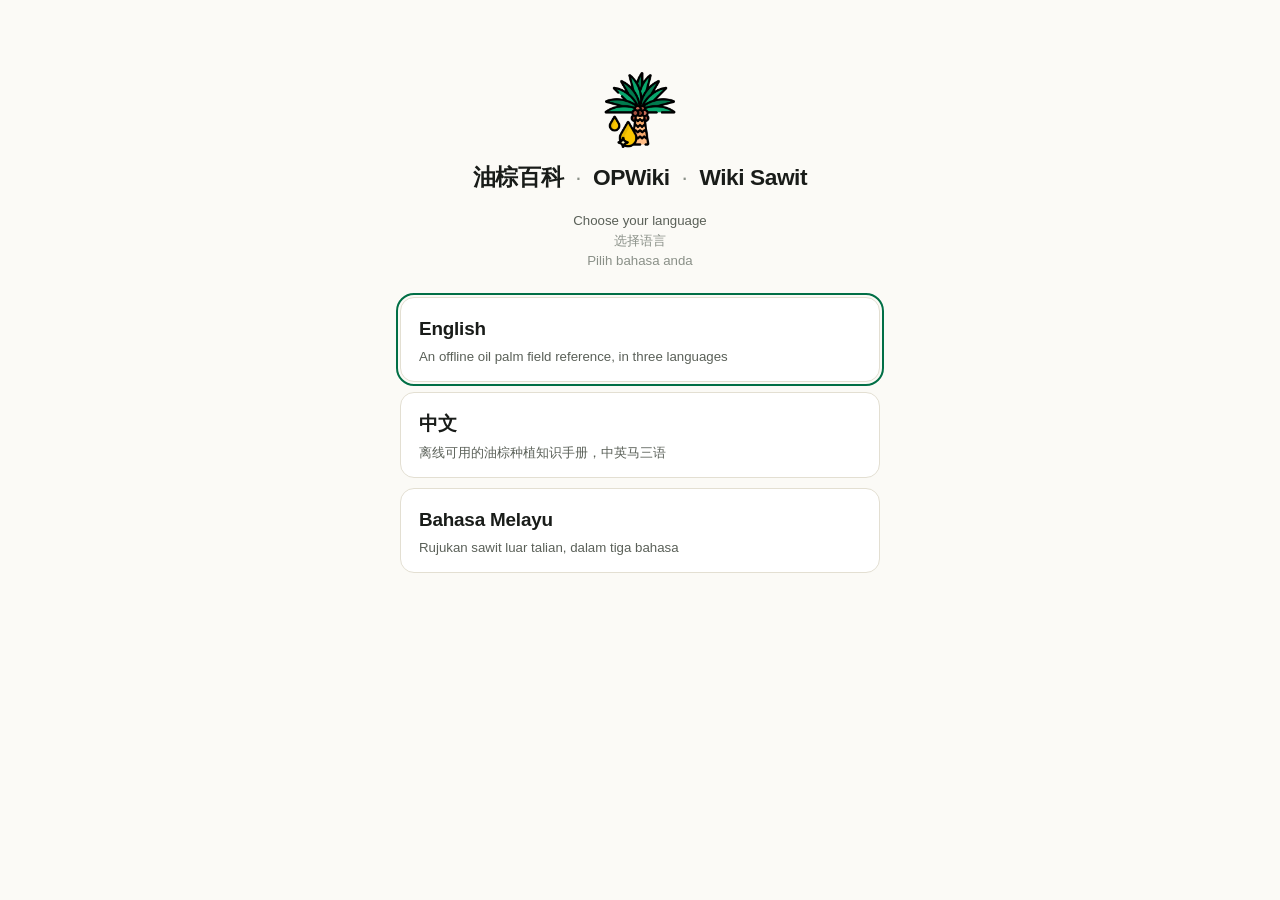
<file: index.html>
<!doctype html>
<html lang="en" data-theme="auto">
<head>
<meta charset="utf-8">
<meta name="viewport" content="width=device-width, initial-scale=1, viewport-fit=cover">
<title>油棕百科 · OPWiki · Wiki Sawit</title>
<meta name="description" content="Offline trilingual oil palm reference — 油棕百科 / OPWiki / Wiki Sawit">
<meta name="theme-color" content="#FBFAF6" media="(prefers-color-scheme: light)">
<meta name="theme-color" content="#0F1412" media="(prefers-color-scheme: dark)">
<meta name="color-scheme" content="light dark">

<link rel="manifest" href="manifest.webmanifest">
<link rel="icon" href="favicon.ico" sizes="any">
<link rel="icon" href="icons/favicon-32.png" type="image/png" sizes="32x32">
<link rel="apple-touch-icon" href="icons/apple-touch-icon-180.png">
<meta name="apple-mobile-web-app-capable" content="yes">
<meta name="apple-mobile-web-app-status-bar-style" content="default">
<meta name="apple-mobile-web-app-title" content="OPWiki">

<!-- iOS launch images. Safari needs an exact match on device size and pixel
     ratio, so every supported device gets its own line, in both themes.
     Generated by tools/make-icons.py; regenerate both together. -->
<!-- light -->
<link rel="apple-touch-startup-image" media="(prefers-color-scheme: light) and (device-width: 430px) and (device-height: 932px) and (-webkit-device-pixel-ratio: 3) and (orientation: portrait)" href="icons/splash/1290x2796-light.png">
<link rel="apple-touch-startup-image" media="(prefers-color-scheme: light) and (device-width: 393px) and (device-height: 852px) and (-webkit-device-pixel-ratio: 3) and (orientation: portrait)" href="icons/splash/1179x2556-light.png">
<link rel="apple-touch-startup-image" media="(prefers-color-scheme: light) and (device-width: 428px) and (device-height: 926px) and (-webkit-device-pixel-ratio: 3) and (orientation: portrait)" href="icons/splash/1284x2778-light.png">
<link rel="apple-touch-startup-image" media="(prefers-color-scheme: light) and (device-width: 390px) and (device-height: 844px) and (-webkit-device-pixel-ratio: 3) and (orientation: portrait)" href="icons/splash/1170x2532-light.png">
<link rel="apple-touch-startup-image" media="(prefers-color-scheme: light) and (device-width: 375px) and (device-height: 812px) and (-webkit-device-pixel-ratio: 3) and (orientation: portrait)" href="icons/splash/1125x2436-light.png">
<link rel="apple-touch-startup-image" media="(prefers-color-scheme: light) and (device-width: 414px) and (device-height: 896px) and (-webkit-device-pixel-ratio: 3) and (orientation: portrait)" href="icons/splash/1242x2688-light.png">
<link rel="apple-touch-startup-image" media="(prefers-color-scheme: light) and (device-width: 414px) and (device-height: 896px) and (-webkit-device-pixel-ratio: 2) and (orientation: portrait)" href="icons/splash/828x1792-light.png">
<link rel="apple-touch-startup-image" media="(prefers-color-scheme: light) and (device-width: 375px) and (device-height: 667px) and (-webkit-device-pixel-ratio: 2) and (orientation: portrait)" href="icons/splash/750x1334-light.png">
<link rel="apple-touch-startup-image" media="(prefers-color-scheme: light) and (device-width: 768px) and (device-height: 1024px) and (-webkit-device-pixel-ratio: 2) and (orientation: portrait)" href="icons/splash/1536x2048-light.png">
<link rel="apple-touch-startup-image" media="(prefers-color-scheme: light) and (device-width: 834px) and (device-height: 1194px) and (-webkit-device-pixel-ratio: 2) and (orientation: portrait)" href="icons/splash/1668x2388-light.png">
<link rel="apple-touch-startup-image" media="(prefers-color-scheme: light) and (device-width: 1024px) and (device-height: 1366px) and (-webkit-device-pixel-ratio: 2) and (orientation: portrait)" href="icons/splash/2048x2732-light.png">
<!-- dark -->
<link rel="apple-touch-startup-image" media="(prefers-color-scheme: dark) and (device-width: 430px) and (device-height: 932px) and (-webkit-device-pixel-ratio: 3) and (orientation: portrait)" href="icons/splash/1290x2796-dark.png">
<link rel="apple-touch-startup-image" media="(prefers-color-scheme: dark) and (device-width: 393px) and (device-height: 852px) and (-webkit-device-pixel-ratio: 3) and (orientation: portrait)" href="icons/splash/1179x2556-dark.png">
<link rel="apple-touch-startup-image" media="(prefers-color-scheme: dark) and (device-width: 428px) and (device-height: 926px) and (-webkit-device-pixel-ratio: 3) and (orientation: portrait)" href="icons/splash/1284x2778-dark.png">
<link rel="apple-touch-startup-image" media="(prefers-color-scheme: dark) and (device-width: 390px) and (device-height: 844px) and (-webkit-device-pixel-ratio: 3) and (orientation: portrait)" href="icons/splash/1170x2532-dark.png">
<link rel="apple-touch-startup-image" media="(prefers-color-scheme: dark) and (device-width: 375px) and (device-height: 812px) and (-webkit-device-pixel-ratio: 3) and (orientation: portrait)" href="icons/splash/1125x2436-dark.png">
<link rel="apple-touch-startup-image" media="(prefers-color-scheme: dark) and (device-width: 414px) and (device-height: 896px) and (-webkit-device-pixel-ratio: 3) and (orientation: portrait)" href="icons/splash/1242x2688-dark.png">
<link rel="apple-touch-startup-image" media="(prefers-color-scheme: dark) and (device-width: 414px) and (device-height: 896px) and (-webkit-device-pixel-ratio: 2) and (orientation: portrait)" href="icons/splash/828x1792-dark.png">
<link rel="apple-touch-startup-image" media="(prefers-color-scheme: dark) and (device-width: 375px) and (device-height: 667px) and (-webkit-device-pixel-ratio: 2) and (orientation: portrait)" href="icons/splash/750x1334-dark.png">
<link rel="apple-touch-startup-image" media="(prefers-color-scheme: dark) and (device-width: 768px) and (device-height: 1024px) and (-webkit-device-pixel-ratio: 2) and (orientation: portrait)" href="icons/splash/1536x2048-dark.png">
<link rel="apple-touch-startup-image" media="(prefers-color-scheme: dark) and (device-width: 834px) and (device-height: 1194px) and (-webkit-device-pixel-ratio: 2) and (orientation: portrait)" href="icons/splash/1668x2388-dark.png">
<link rel="apple-touch-startup-image" media="(prefers-color-scheme: dark) and (device-width: 1024px) and (device-height: 1366px) and (-webkit-device-pixel-ratio: 2) and (orientation: portrait)" href="icons/splash/2048x2732-dark.png">

<link rel="stylesheet" href="css/app.css">
<link rel="stylesheet" href="css/reader.css">

<!-- Applied before first paint, so a dark-mode reader never sees a white flash
     and a returning reader never sees the language picker appear and vanish.
     Onboarding is assumed until storage proves otherwise: if reading it fails,
     showing the picker is the right fallback. -->
<script>
(function () {
  var r = document.documentElement;
  r.dataset.onboarding = 'on';
  try {
    var p = JSON.parse(localStorage.getItem('opwiki.prefs') || '{}');
    if (p.theme) r.dataset.theme = p.theme;
    var dark = p.theme === 'dark' || (p.theme !== 'light' && window.matchMedia && matchMedia('(prefers-color-scheme: dark)').matches);
    var looks = dark ? ['midnight', 'oled', 'slate', 'grape'] : ['classic', 'paper', 'mint', 'lavender'];
    var look = dark ? p.darkTheme : p.lightTheme;
    r.dataset.palette = looks.indexOf(look) >= 0 ? look : looks[0];
    r.lang = p.lang || 'en';
    if (p.fontScale) r.style.setProperty('--font-scale', p.fontScale);
    if (p.fontScale >= 1.3) r.dataset.wide = 'on';
    if (p.langChosen === true) delete r.dataset.onboarding;
  } catch (e) { /* private mode: defaults, and the picker shows */ }
})();
</script>
</head>
<body>

<a class="skip-link" href="#main" data-i18n="skipToContent">跳到正文</a>

<header class="appbar">
  <button class="appbar__brand" id="btn-home" type="button">
    <img class="appbar__mark" src="icons/icon-192.png" alt="" width="28" height="28" decoding="async">
    <span class="appbar__name" id="app-name">油棕百科</span>
  </button>

  <nav class="appbar__tools" aria-label="App controls">
    <button class="iconbtn" id="btn-search" type="button" data-i18n-label="search">
      <svg viewBox="0 0 24 24" aria-hidden="true"><circle cx="11" cy="11" r="6.5"/><path d="M16 16l4.5 4.5"/></svg>
    </button>

  </nav>
</header>

<main id="main" class="main" tabindex="-1"></main>

<!-- Bottom navigation: everything the thumb needs, where the thumb is. -->
<nav class="bottomnav" id="bottomnav" data-i18n-label="menu">
  <button type="button" data-nav="home"><svg viewBox="0 0 24 24" aria-hidden="true"><path d="M4 6h16M4 12h16M4 18h11"/></svg><span data-i18n="contents">目录</span></button>
  <button type="button" data-nav="listen"><svg viewBox="0 0 24 24" aria-hidden="true"><path d="M4 9v6h4l5 4V5L8 9z"/><path d="M16.5 8.5a5 5 0 0 1 0 7M19 6a8.5 8.5 0 0 1 0 12"/></svg><span id="nav-listen" data-i18n="readAloud">朗读</span></button>
  <button type="button" data-nav="notes"><svg viewBox="0 0 24 24" aria-hidden="true"><path d="M4 20h4l10-10-4-4L4 16z"/><path d="M13.5 6.5l4 4"/></svg><span data-i18n="notes">笔记</span></button>
  <button type="button" data-nav="bookmarks"><svg viewBox="0 0 24 24" aria-hidden="true"><path d="M6 3h12v18l-6-4-6 4z"/></svg><span data-i18n="bookmarks">书签</span></button>
  <button type="button" data-nav="settings"><svg viewBox="0 0 24 24" aria-hidden="true"><circle cx="12" cy="12" r="3"/><path d="M19.4 15a1.7 1.7 0 0 0 .3 1.8l.1.1a2 2 0 1 1-2.8 2.8l-.1-.1a1.7 1.7 0 0 0-1.8-.3 1.7 1.7 0 0 0-1 1.5V21a2 2 0 1 1-4 0v-.1a1.7 1.7 0 0 0-1.1-1.5 1.7 1.7 0 0 0-1.8.3l-.1.1a2 2 0 1 1-2.8-2.8l.1-.1a1.7 1.7 0 0 0 .3-1.8 1.7 1.7 0 0 0-1.5-1H3a2 2 0 1 1 0-4h.1a1.7 1.7 0 0 0 1.5-1.1 1.7 1.7 0 0 0-.3-1.8l-.1-.1a2 2 0 1 1 2.8-2.8l.1.1a1.7 1.7 0 0 0 1.8.3H9a1.7 1.7 0 0 0 1-1.5V3a2 2 0 1 1 4 0v.1a1.7 1.7 0 0 0 1 1.5 1.7 1.7 0 0 0 1.8-.3l.1-.1a2 2 0 1 1 2.8 2.8l-.1.1a1.7 1.7 0 0 0-.3 1.8V9a1.7 1.7 0 0 0 1.5 1H21a2 2 0 1 1 0 4h-.1a1.7 1.7 0 0 0-1.5 1z"/></svg><span data-i18n="settings">设置</span></button>
</nav>

<div class="toast" id="toast" role="status" aria-live="polite" hidden></div>

<script src="js/whatsnew.js"></script>
<script src="js/reader.js"></script>
<script type="module" src="js/app.js"></script>
</body>
</html>
</file>
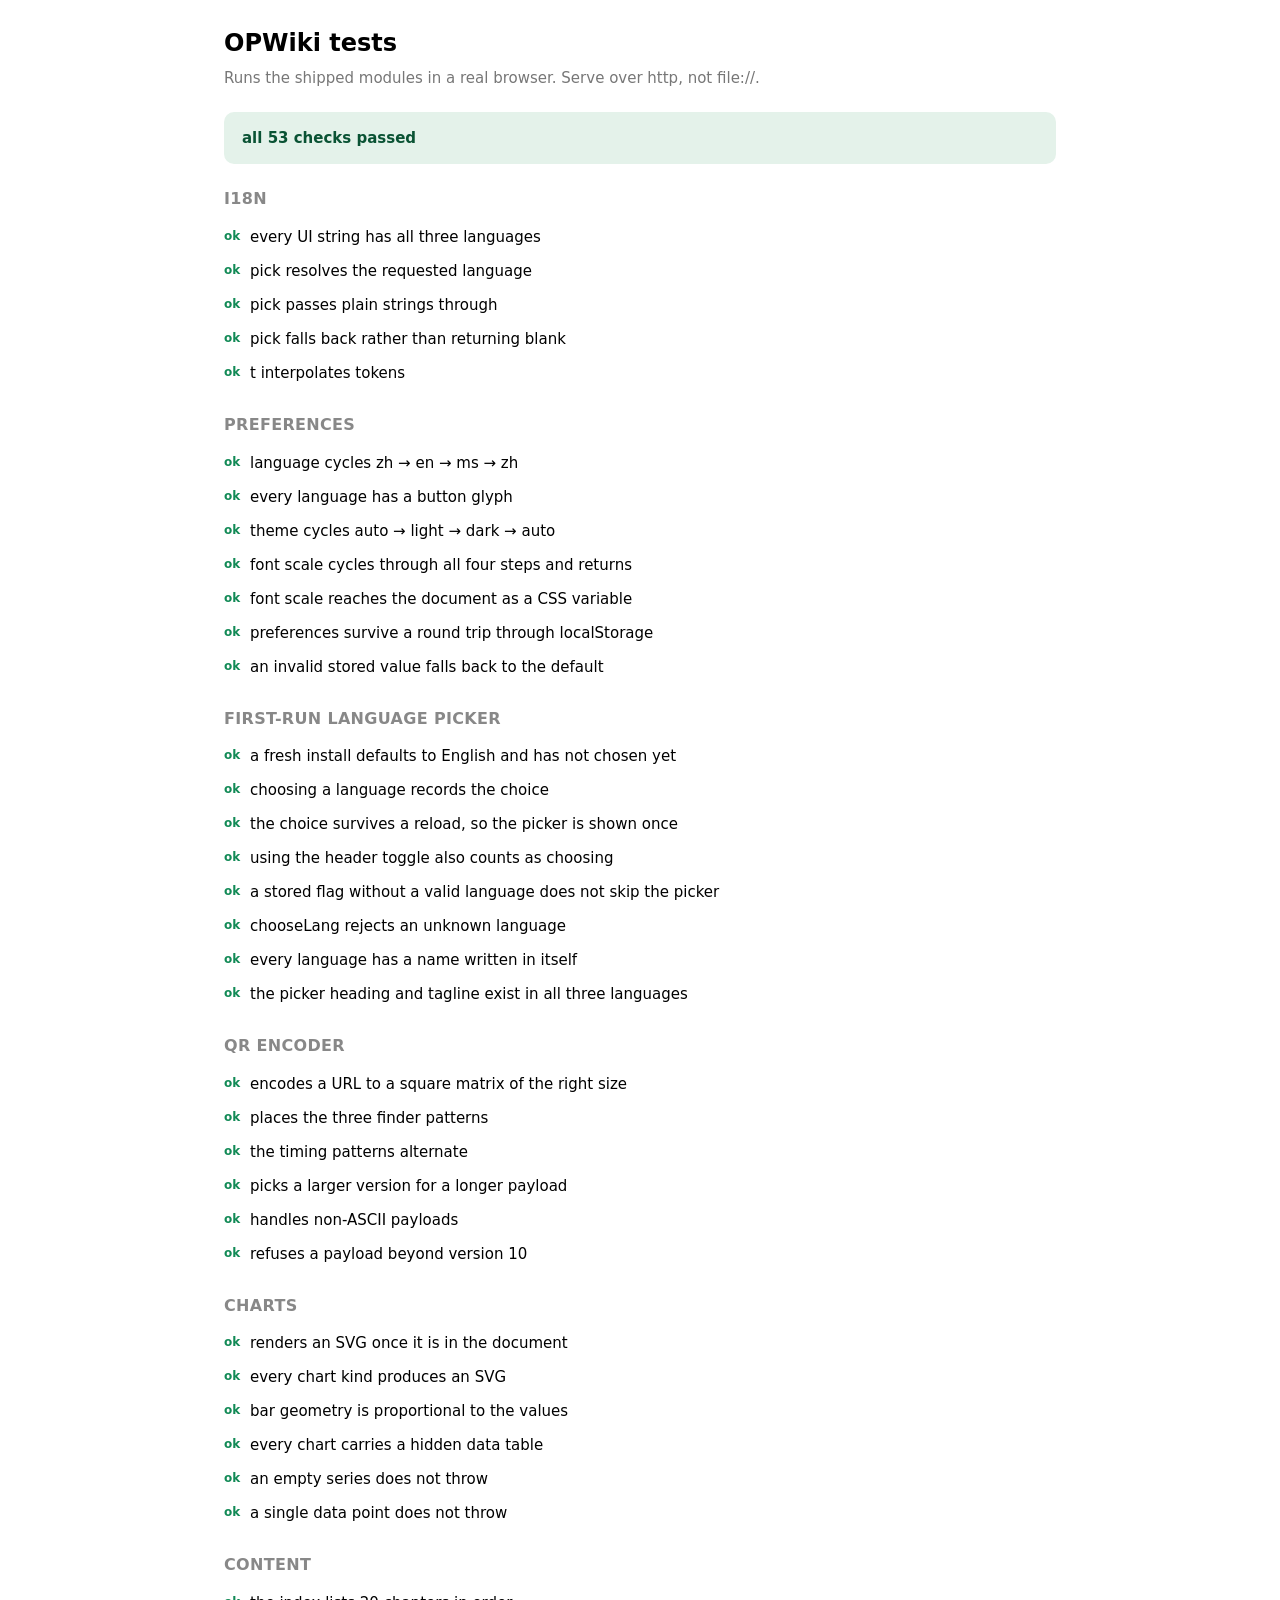
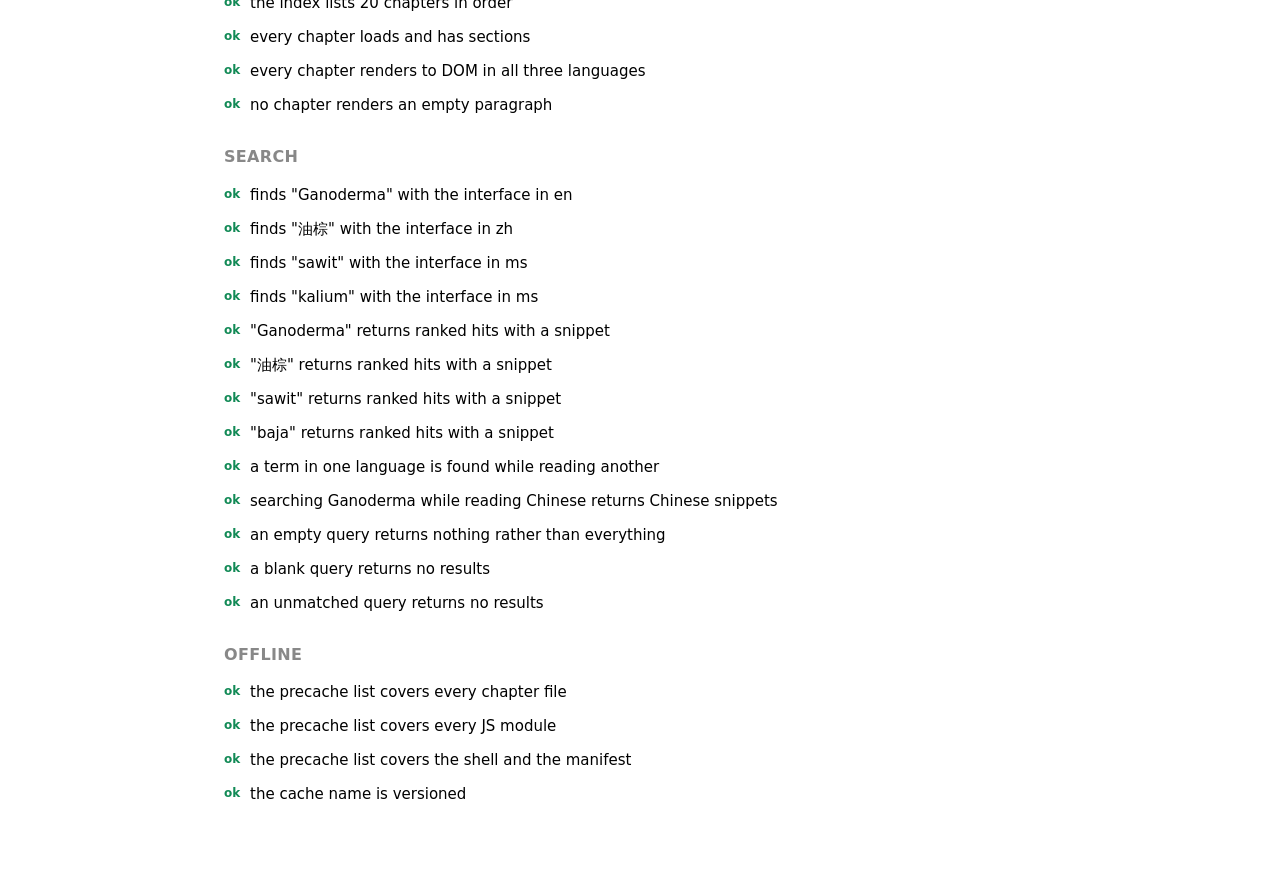
<file: tests/index.html>
<!doctype html>
<html lang="en">
<head>
<meta charset="utf-8">
<meta name="viewport" content="width=device-width, initial-scale=1">
<title>OPWiki tests</title>
<style>
  :root { color-scheme: light dark; }
  body {
    margin: 0; padding: 24px 20px 60px;
    font: 15px/1.6 -apple-system, BlinkMacSystemFont, "Segoe UI", system-ui, sans-serif;
    max-width: 52rem; margin-inline: auto;
  }
  h1 { font-size: 1.5rem; margin: 0 0 4px; }
  .sub { color: #777; margin: 0 0 22px; }
  #summary { padding: 14px 18px; border-radius: 10px; font-weight: 650; margin-bottom: 20px; }
  .pass { background: #E4F2EA; color: #0A5334; }
  .fail { background: #FCE4E4; color: #7A1E1E; }
  @media (prefers-color-scheme: dark) {
    .pass { background: #123026; color: #7BE6B4; }
    .fail { background: #3A1414; color: #FF9A9A; }
  }
  h2 { font-size: 1rem; margin: 22px 0 8px; letter-spacing: .02em; text-transform: uppercase;
       color: #888; font-weight: 700; }
  li { list-style: none; padding: 5px 0 5px 26px; position: relative; }
  li::before { position: absolute; left: 0; font-weight: 700; }
  li.ok::before { content: "ok"; color: #128A56; font-size: .8em; top: 7px; }
  li.no::before { content: "✗"; color: #C33; }
  li.no { color: #C33; }
  ul { padding: 0; margin: 0; }
  code { font-family: ui-monospace, Menlo, monospace; font-size: .92em; }
</style>
</head>
<body>
<h1>OPWiki tests</h1>
<p class="sub">Runs the shipped modules in a real browser. Serve over http, not file://.</p>
<div id="summary">running…</div>
<div id="out"></div>

<script type="module">
import * as prefs from '../js/prefs.js';
import { pick, t, UI, LANG_GLYPH, LANG_NATIVE } from '../js/i18n.js';
import { encode } from '../js/qrcode.js';
import { render as renderChart } from '../js/charts.js';
import { loadIndex, loadChapter, renderSections } from '../js/content.js';
import { search } from '../js/search.js';

const out = document.getElementById('out');
let passed = 0, failed = 0, group;

function section(name) {
  const h = document.createElement('h2');
  h.textContent = name;
  group = document.createElement('ul');
  out.append(h, group);
}

function check(name, fn) {
  const li = document.createElement('li');
  li.textContent = name;
  try {
    const r = fn();
    if (r === false) throw new Error('returned false');
    li.className = 'ok';
    passed++;
  } catch (e) {
    li.className = 'no';
    li.textContent = `${name} — ${e.message}`;
    failed++;
  }
  group.append(li);
}

const eq = (a, b, what = '') => {
  if (a !== b) throw new Error(`${what}expected ${JSON.stringify(b)}, got ${JSON.stringify(a)}`);
};

/* --- i18n ---------------------------------------------------------------- */

section('i18n');
prefs.init();

check('every UI string has all three languages', () => {
  const missing = [];
  for (const [key, val] of Object.entries(UI)) {
    for (const l of ['zh', 'en', 'ms']) {
      if (!val[l]) missing.push(`${key}.${l}`);
    }
  }
  if (missing.length) throw new Error(`missing: ${missing.join(', ')}`);
});

check('pick resolves the requested language', () => {
  eq(pick({ zh: 'a', en: 'b', ms: 'c' }, 'ms'), 'c');
});

check('pick passes plain strings through', () => eq(pick('7'), '7'));

check('pick falls back rather than returning blank', () => {
  eq(pick({ en: 'only english' }, 'ms'), 'only english');
});

check('t interpolates tokens', () => {
  const s = t('chapter', { n: 5 });
  if (!s.includes('5')) throw new Error(`no token substituted: ${s}`);
});

/* --- prefs --------------------------------------------------------------- */

section('preferences');

check('language cycles zh → en → ms → zh', () => {
  while (prefs.get().lang !== 'zh') prefs.cycleLang();
  eq(prefs.cycleLang(), 'en', 'first: ');
  eq(prefs.cycleLang(), 'ms', 'second: ');
  eq(prefs.cycleLang(), 'zh', 'third: ');
});

check('every language has a button glyph', () => {
  for (const l of prefs.LANGS) if (!LANG_GLYPH[l]) throw new Error(`no glyph for ${l}`);
});

check('theme cycles auto → light → dark → auto', () => {
  while (prefs.get().theme !== 'auto') prefs.cycleTheme();
  eq(prefs.cycleTheme(), 'light');
  eq(prefs.cycleTheme(), 'dark');
  eq(prefs.cycleTheme(), 'auto');
});

check('font scale cycles through all four steps and returns', () => {
  while (prefs.get().fontScale !== 1) prefs.cycleFontScale();
  const seen = [1];
  for (let i = 0; i < 4; i++) seen.push(prefs.cycleFontScale());
  eq(JSON.stringify(seen), JSON.stringify([1, 1.15, 1.3, 1.5, 1]));
});

check('font scale reaches the document as a CSS variable', () => {
  while (prefs.get().fontScale !== 1.3) prefs.cycleFontScale();
  const v = getComputedStyle(document.documentElement).getPropertyValue('--font-scale').trim();
  eq(v, '1.3');
  eq(document.documentElement.dataset.wide, 'on', 'wide layout at 1.3: ');
  while (prefs.get().fontScale !== 1) prefs.cycleFontScale();
});

check('preferences survive a round trip through localStorage', () => {
  prefs.cycleLang();
  const before = prefs.get();
  const after = prefs.init();
  eq(after.lang, before.lang);
  while (prefs.get().lang !== 'zh') prefs.cycleLang();
});

check('an invalid stored value falls back to the default', () => {
  localStorage.setItem('opwiki.prefs', JSON.stringify({ lang: 'fr', theme: 'neon', fontScale: 9 }));
  const s = prefs.init();
  eq(s.lang, 'en', 'lang: ');
  eq(s.theme, 'auto', 'theme: ');
  eq(s.fontScale, 1, 'scale: ');
});

section('first-run language picker');

check('a fresh install defaults to English and has not chosen yet', () => {
  localStorage.removeItem('opwiki.prefs');
  const s = prefs.init();
  eq(s.lang, 'en', 'lang: ');
  eq(prefs.hasChosenLang(), false, 'chosen: ');
});

check('choosing a language records the choice', () => {
  localStorage.removeItem('opwiki.prefs');
  prefs.init();
  eq(prefs.chooseLang('ms'), 'ms');
  eq(prefs.hasChosenLang(), true, 'chosen: ');
  eq(document.documentElement.lang, 'ms', 'html lang: ');
});

check('the choice survives a reload, so the picker is shown once', () => {
  const s = prefs.init();
  eq(s.lang, 'ms', 'lang: ');
  eq(prefs.hasChosenLang(), true, 'chosen: ');
});

check('using the header toggle also counts as choosing', () => {
  localStorage.removeItem('opwiki.prefs');
  prefs.init();
  eq(prefs.hasChosenLang(), false, 'before: ');
  prefs.cycleLang();
  eq(prefs.hasChosenLang(), true, 'after: ');
});

check('a stored flag without a valid language does not skip the picker', () => {
  localStorage.setItem('opwiki.prefs', JSON.stringify({ lang: 'fr', langChosen: true }));
  prefs.init();
  eq(prefs.hasChosenLang(), false);
});

check('chooseLang rejects an unknown language', () => {
  try { prefs.chooseLang('fr'); } catch { return true; }
  throw new Error('should have thrown');
});

check('every language has a name written in itself', () => {
  for (const l of prefs.LANGS) {
    if (!LANG_NATIVE[l]) throw new Error(`no native name for ${l}`);
  }
  eq(LANG_NATIVE.ms, 'Bahasa Melayu');
});

check('the picker heading and tagline exist in all three languages', () => {
  for (const l of prefs.LANGS) {
    if (!UI.chooseLanguage[l]) throw new Error(`chooseLanguage missing ${l}`);
    if (!UI.tagline[l]) throw new Error(`tagline missing ${l}`);
    if (!UI.changeLater[l]) throw new Error(`changeLater missing ${l}`);
  }
});

/* --- QR ------------------------------------------------------------------ */

section('QR encoder');

check('encodes a URL to a square matrix of the right size', () => {
  const { size, modules, version } = encode('https://bryanwoo.github.io/opwiki/');
  eq(size, version * 4 + 17, 'size for version: ');
  eq(modules.length, size, 'rows: ');
  eq(modules[0].length, size, 'columns: ');
});

check('places the three finder patterns', () => {
  const { size, modules } = encode('https://opwiki.app/');
  // A finder is a 7x7 ring: dark border, light ring, 3x3 dark core.
  const finderAt = (ox, oy) => {
    for (let y = 0; y < 7; y++) {
      for (let x = 0; x < 7; x++) {
        const d = Math.max(Math.abs(x - 3), Math.abs(y - 3));
        const want = d === 2 ? 0 : 1;
        if (modules[oy + y][ox + x] !== want) return false;
      }
    }
    return true;
  };
  if (!finderAt(0, 0)) throw new Error('top-left finder wrong');
  if (!finderAt(size - 7, 0)) throw new Error('top-right finder wrong');
  if (!finderAt(0, size - 7)) throw new Error('bottom-left finder wrong');
});

check('the timing patterns alternate', () => {
  const { size, modules } = encode('https://opwiki.app/');
  for (let i = 8; i < size - 8; i++) {
    eq(modules[6][i], i % 2 === 0 ? 1 : 0, `row 6 at ${i}: `);
    eq(modules[i][6], i % 2 === 0 ? 1 : 0, `column 6 at ${i}: `);
  }
});

check('picks a larger version for a longer payload', () => {
  const a = encode('a').version;
  const b = encode('x'.repeat(200)).version;
  if (!(b > a)) throw new Error(`${b} is not larger than ${a}`);
});

check('handles non-ASCII payloads', () => encode('油棕百科 OPWiki Wiki Sawit').size > 0);

check('refuses a payload beyond version 10', () => {
  try {
    encode('x'.repeat(400));
  } catch {
    return true;
  }
  throw new Error('should have thrown');
});

/* --- charts -------------------------------------------------------------- */

section('charts');

const spec = {
  kind: 'hbar',
  title: { zh: '测试', en: 'Test', ms: 'Ujian' },
  source: 'test',
  x: { categories: [{ zh: '甲', en: 'A', ms: 'A' }, { zh: '乙', en: 'B', ms: 'B' }] },
  y: { unit: 't' },
  series: [{ name: { zh: '值', en: 'Value', ms: 'Nilai' }, values: [3, 6] }],
};

check('renders an SVG once it is in the document', async () => true);

await (async () => {
  const host = document.createElement('div');
  host.style.cssText = 'position:absolute;left:-9999px;width:400px';
  document.body.append(host);

  for (const kind of ['hbar', 'bar', 'line', 'stackedBar', 'donut']) {
    const fig = renderChart({ ...spec, kind });
    host.append(fig);
  }
  // Let the ResizeObserver fire. Deliberately a timer, not requestAnimationFrame:
  // a background or hidden tab never paints a frame, and these tests have to
  // pass there too.
  await new Promise(r => setTimeout(r, 80));

  check('every chart kind produces an SVG', () => {
    const svgs = host.querySelectorAll('svg');
    eq(svgs.length, 5, 'svg count: ');
    for (const s of svgs) {
      if (!s.getAttribute('viewBox')) throw new Error('an svg has no viewBox');
      if (!s.querySelector('title')) throw new Error('an svg has no <title>');
    }
  });

  check('bar geometry is proportional to the values', () => {
    const rects = [...host.querySelector('.chart').querySelectorAll('rect')];
    // hbar draws a track then a bar for each row; the bars are every other rect.
    const bars = rects.filter((_, i) => i % 2 === 1).map(r => +r.getAttribute('width'));
    if (bars.length !== 2) throw new Error(`expected 2 bars, got ${bars.length}`);
    const ratio = bars[1] / bars[0];
    if (Math.abs(ratio - 2) > 0.05) throw new Error(`6 should be twice 3, ratio was ${ratio}`);
  });

  check('every chart carries a hidden data table', () => {
    const tables = host.querySelectorAll('.chart table.data');
    eq(tables.length, 5, 'data tables: ');
    eq(tables[0].querySelectorAll('tbody tr').length, 2, 'rows: ');
  });

  check('an empty series does not throw', () => {
    const fig = renderChart({ ...spec, x: { categories: [] }, series: [{ name: spec.series[0].name, values: [] }] });
    host.append(fig);
    return true;
  });

  check('a single data point does not throw', () => {
    const fig = renderChart({
      ...spec, kind: 'line',
      x: { categories: [{ zh: '甲', en: 'A', ms: 'A' }] },
      series: [{ name: spec.series[0].name, values: [5] }],
    });
    host.append(fig);
    return true;
  });

  host.remove();
})();

/* --- content ------------------------------------------------------------- */

section('content');

prefs.chooseLang('zh');
const index = await loadIndex();

check('the index lists 20 chapters in order', () => {
  eq(index.chapters.length, 20, 'count: ');
  index.chapters.forEach((c, i) => eq(c.num, i + 1, `position ${i}: `));
});

const chapters = await Promise.all(index.chapters.map(c => loadChapter(c.id)));

check('every chapter loads and has sections', () => {
  chapters.forEach((ch, i) => {
    if (!ch.sections?.length) throw new Error(`${index.chapters[i].id} has no sections`);
  });
});

check('every chapter renders to DOM in all three languages', () => {
  for (const lang of ['zh', 'en', 'ms']) {
    while (prefs.get().lang !== lang) prefs.cycleLang();
    for (const ch of chapters) {
      const frag = renderSections(ch);
      if (!frag.querySelector('.sec')) throw new Error(`${ch.id} rendered nothing in ${lang}`);
    }
  }
  while (prefs.get().lang !== 'zh') prefs.cycleLang();
});

check('no chapter renders an empty paragraph', () => {
  for (const ch of chapters) {
    const frag = renderSections(ch);
    for (const p of frag.querySelectorAll('.blk--p')) {
      if (!p.textContent.trim()) throw new Error(`${ch.id} has an empty paragraph`);
    }
  }
});

/* --- search -------------------------------------------------------------- */

section('search');

for (const [term, lang] of [['Ganoderma', 'en'], ['油棕', 'zh'], ['sawit', 'ms'], ['kalium', 'ms']]) {
  check(`finds "${term}" with the interface in ${lang}`, async () => true);
}

const searchChecks = await Promise.all(
  [['Ganoderma', 'en'], ['油棕', 'zh'], ['sawit', 'ms'], ['baja', 'ms']]
    .map(async ([term, lang]) => [term, lang, await search(term, lang)])
);

for (const [term, lang, hits] of searchChecks) {
  check(`"${term}" returns ranked hits with a snippet`, () => {
    if (!hits.length) throw new Error('no results');
    const h = hits[0];
    if (!h.chapterId || !h.sectionId) throw new Error('result is missing its location');
    if (!h.parts?.length) throw new Error('result has no snippet');
  });
}

check('a term in one language is found while reading another', async () => true);

const crossLang = await search('Ganoderma', 'zh');
check('searching Ganoderma while reading Chinese returns Chinese snippets', () => {
  if (!crossLang.length) throw new Error('no results');
  const text = crossLang[0].parts.map(p => p.text).join('');
  if (!/[一-鿿]/.test(text)) throw new Error(`snippet was not Chinese: ${text.slice(0, 60)}`);
});

check('an empty query returns nothing rather than everything', async () => true);
const empty = await search('   ', 'en');
check('a blank query returns no results', () => eq(empty.length, 0));

const nonsense = await search('zzzzqqqxxx', 'en');
check('an unmatched query returns no results', () => eq(nonsense.length, 0));

/* --- service worker ------------------------------------------------------ */

section('offline');

const swSource = await fetch('../sw.js').then(r => r.text());
const assets = [...swSource.matchAll(/^\s+'([^']+)',$/gm)].map(m => m[1]);

check('the precache list covers every chapter file', () => {
  const missing = index.chapters
    .map(c => `data/${c.id}.json`)
    .filter(p => !assets.includes(p));
  if (missing.length) throw new Error(`not precached: ${missing.join(', ')}`);
});

check('the precache list covers every JS module', () => {
  const modules = ['app', 'i18n', 'prefs', 'charts', 'content', 'search', 'qrcode', 'config'];
  const missing = modules.map(m => `js/${m}.js`).filter(p => !assets.includes(p));
  if (missing.length) throw new Error(`not precached: ${missing.join(', ')}`);
});

check('the precache list covers the shell and the manifest', () => {
  for (const p of ['./', 'index.html', 'css/app.css', 'manifest.webmanifest', 'data/index.json']) {
    if (!assets.includes(p)) throw new Error(`not precached: ${p}`);
  }
});

check('the cache name is versioned', () => {
  if (!/const CACHE = 'opwiki-[0-9a-f]{6,}'/.test(swSource)) {
    throw new Error('cache name is not a content hash — run tools/build-sw.mjs');
  }
});

/* --- summary ------------------------------------------------------------- */

const summary = document.getElementById('summary');
summary.className = failed ? 'fail' : 'pass';
summary.textContent = failed
  ? `${failed} failed, ${passed} passed`
  : `all ${passed} checks passed`;
document.title = `${failed ? '✗' : 'ok'} OPWiki tests`;
</script>
</body>
</html>
</file>
<file: css/app.css>
/* ==========================================================================
   OPWiki · 油棕百科 · Wiki Sawit
   Palette derived from palm-oil-2.png — see docs/superpowers/specs/
   ========================================================================== */

/* --- Design tokens ------------------------------------------------------ */

:root {
  /* Reading mode multiplies this; everything typographic derives from it. */
  --font-scale: 1;

  --font-sans: -apple-system, BlinkMacSystemFont, "Segoe UI", "PingFang SC",
               "Hiragino Sans GB", "Microsoft YaHei", "Noto Sans SC",
               "Noto Sans", Roboto, Helvetica, Arial, sans-serif;
  --font-num: ui-monospace, "SF Mono", "Cascadia Mono", Menlo, Consolas, monospace;

  --step--1: 0.83rem;
  --step-0:  1rem;
  --step-1:  1.18rem;
  --step-2:  1.42rem;
  --step-3:  1.75rem;
  --step-4:  2.2rem;

  --radius-sm: 8px;
  --radius:    14px;
  --radius-lg: 20px;

  --gutter: 18px;
  --measure: 40rem;          /* comfortable line length for body copy */
  --appbar-h: 54px;

  --ease: cubic-bezier(.34, .8, .3, 1);

  /* Brand constants — identical in both themes */
  --brand-leaf:  #09A76D;
  --brand-deep:  #017B4E;
  --brand-amber: #FAC600;
  --brand-trunk: #FFBD86;
  --brand-bark:  #A44F3E;
}

/* Light theme (default, and what `auto` resolves to in a light OS) */
:root,
:root[data-theme="light"] {
  color-scheme: light;

  --bg:         #FBFAF6;
  --bg-sunk:    #F2F0E8;
  --surface:    #FFFFFF;
  --surface-2:  #F7F5EE;
  --border:     #E3DFD2;
  --border-strong: #C9C3B1;

  --text:       #191C19;
  --text-dim:   #5A6058;
  --text-faint: #8A9088;

  --accent:      #016F46;
  --accent-ink:  #FFFFFF;
  --accent-soft: #E4F2EA;
  --amber:       #9A6B00;
  --amber-soft:  #FDF2D2;

  --shadow-1: 0 1px 2px rgba(20, 30, 24, .06), 0 2px 8px rgba(20, 30, 24, .05);
  --shadow-2: 0 4px 12px rgba(20, 30, 24, .10), 0 12px 32px rgba(20, 30, 24, .08);

  /* Chart series — contrast-checked against --surface */
  --c-1: #017B4E;
  --c-2: #C98A00;
  --c-3: #A44F3E;
  --c-4: #1F6F8B;
  --c-5: #6B4E9E;
  --c-6: #7A7F55;
  --grid: #E3DFD2;
}

:root[data-theme="dark"] {
  color-scheme: dark;

  --bg:         #0F1412;
  --bg-sunk:    #0A0E0C;
  --surface:    #171E1A;
  --surface-2:  #1E2721;
  --border:     #2B352E;
  --border-strong: #3E4B43;

  --text:       #E9EFEA;
  --text-dim:   #A2ADA5;
  --text-faint: #78837B;

  --accent:      #45D69A;
  --accent-ink:  #052015;
  --accent-soft: #123026;
  --amber:       #F3C755;
  --amber-soft:  #2F2610;

  --shadow-1: 0 1px 2px rgba(0, 0, 0, .5);
  --shadow-2: 0 6px 18px rgba(0, 0, 0, .55);

  --c-1: #45D69A;
  --c-2: #F3C755;
  --c-3: #E08E74;
  --c-4: #64B9DA;
  --c-5: #B69BE8;
  --c-6: #B9BE84;
  --grid: #2B352E;
}

@media (prefers-color-scheme: dark) {
  :root[data-theme="auto"] {
    color-scheme: dark;

    --bg:         #0F1412;
    --bg-sunk:    #0A0E0C;
    --surface:    #171E1A;
    --surface-2:  #1E2721;
    --border:     #2B352E;
    --border-strong: #3E4B43;

    --text:       #E9EFEA;
    --text-dim:   #A2ADA5;
    --text-faint: #78837B;

    --accent:      #45D69A;
    --accent-ink:  #052015;
    --accent-soft: #123026;
    --amber:       #F3C755;
    --amber-soft:  #2F2610;

    --shadow-1: 0 1px 2px rgba(0, 0, 0, .5);
    --shadow-2: 0 6px 18px rgba(0, 0, 0, .55);

    --c-1: #45D69A;
    --c-2: #F3C755;
    --c-3: #E08E74;
    --c-4: #64B9DA;
    --c-5: #B69BE8;
    --c-6: #B9BE84;
    --grid: #2B352E;
  }
}

/* --- Theme looks --------------------------------------------------------
   data-theme (auto|light|dark) picks the side above; data-palette names the
   look in use on that side (prefs.js resolves `auto`). Classic and Midnight
   are the base itself; brand and chart colours stay the same. */
:root[data-palette="paper"] {
  --bg: #f6f1e7; --bg-sunk: #ede5d5; --surface: #fffdf8; --surface-2: #efe7d8; --border: #e3d9c6; --border-strong: #cbbfa6; --text: #2b2620; --text-dim: #5e5446; --text-faint: #857a69; --accent: #a8571a; --accent-ink: #ffffff; --accent-soft: #f4e4d3;
}
:root[data-palette="mint"] {
  --bg: #eef7f3; --bg-sunk: #e2f0e9; --surface: #ffffff; --surface-2: #e0f1ea; --border: #cde4da; --border-strong: #a9cbbd; --text: #15302a; --text-dim: #4a645d; --text-faint: #6f8781; --accent: #0b7f62; --accent-ink: #ffffff; --accent-soft: #d9efe6;
}
:root[data-palette="lavender"] {
  --bg: #f5f3fc; --bg-sunk: #ebe7f8; --surface: #ffffff; --surface-2: #ebe7f8; --border: #dcd6f0; --border-strong: #bdb4de; --text: #231f3a; --text-dim: #575078; --text-faint: #7d779b; --accent: #5b45c4; --accent-ink: #ffffff; --accent-soft: #e7e2fa;
}
:root[data-palette="oled"] {
  --bg: #000000; --bg-sunk: #000000; --surface: #0d0d0d; --surface-2: #1a1a1a; --border: #262626; --border-strong: #3a3a3a; --text: #ededed; --text-dim: #b0b0b0; --text-faint: #8a8a8a;
}
:root[data-palette="slate"] {
  --bg: #23272f; --bg-sunk: #1c1f26; --surface: #2c313b; --surface-2: #363c48; --border: #404857; --border-strong: #535d6e; --text: #e2e6ec; --text-dim: #b3bbc6; --text-faint: #949daa; --accent: #8cbcea; --accent-ink: #10202f; --accent-soft: #2f3e52;
}
:root[data-palette="grape"] {
  --bg: #17121f; --bg-sunk: #110d17; --surface: #221a2e; --surface-2: #2d243c; --border: #3a2f4d; --border-strong: #4e4166; --text: #ede7f8; --text-dim: #c0b5d6; --text-faint: #9a8fb2; --accent: #b89dff; --accent-ink: #1a1030; --accent-soft: #30264a;
}

/* --- Reset -------------------------------------------------------------- */

*, *::before, *::after { box-sizing: border-box; }

html {
  /* The single lever reading mode pulls. */
  font-size: calc(100% * var(--font-scale));
  -webkit-text-size-adjust: 100%;
}

body {
  margin: 0;
  background: var(--bg);
  color: var(--text);
  font-family: var(--font-sans);
  font-size: var(--step-0);
  line-height: 1.65;
  -webkit-font-smoothing: antialiased;
  overflow-wrap: break-word;
}

h1, h2, h3, h4, p, ul, ol, figure, table { margin: 0; }
ul, ol { padding-left: 1.25em; }
img, svg { max-width: 100%; }
button { font: inherit; color: inherit; }

:focus-visible {
  outline: 2.5px solid var(--accent);
  outline-offset: 2px;
  border-radius: 4px;
}

.skip-link {
  position: absolute;
  left: 8px; top: -100px;
  z-index: 100;
  padding: 10px 16px;
  background: var(--accent);
  color: var(--accent-ink);
  border-radius: var(--radius-sm);
  text-decoration: none;
  transition: top .15s var(--ease);
}
.skip-link:focus { top: 8px; }

.visually-hidden {
  position: absolute !important;
  width: 1px; height: 1px;
  margin: -1px; padding: 0;
  overflow: hidden;
  clip: rect(0 0 0 0);
  white-space: nowrap;
  border: 0;
}

/* --- App bar ------------------------------------------------------------ */
/* Deliberately sized in px: the chrome should stay compact and tappable when
   reading mode enlarges the content it frames. */

.appbar {
  position: sticky;
  top: 0;
  z-index: 40;
  display: flex;
  align-items: center;
  gap: 6px;
  height: calc(var(--appbar-h) + env(safe-area-inset-top));
  padding: env(safe-area-inset-top) max(10px, env(safe-area-inset-right)) 0
           max(10px, env(safe-area-inset-left));
  background: color-mix(in srgb, var(--bg) 88%, transparent);
  backdrop-filter: saturate(180%) blur(14px);
  -webkit-backdrop-filter: saturate(180%) blur(14px);
  border-bottom: 1px solid var(--border);
}

.appbar__brand {
  display: flex;
  align-items: center;
  gap: 8px;
  min-width: 0;
  flex: 1;
  padding: 6px 6px 6px 2px;
  background: none;
  border: 0;
  border-radius: var(--radius-sm);
  cursor: pointer;
  text-align: left;
}
.appbar__mark { width: 28px; height: 28px; flex: none; }
.appbar__name {
  font-size: 16px;
  font-weight: 650;
  letter-spacing: -0.01em;
  white-space: nowrap;
  overflow: hidden;
  text-overflow: ellipsis;
}

.appbar__tools { display: flex; align-items: center; gap: 2px; flex: none; }

.iconbtn {
  display: grid;
  place-items: center;
  width: 40px; height: 40px;
  flex: none;
  background: none;
  border: 0;
  border-radius: 11px;
  color: var(--text-dim);
  cursor: pointer;
  transition: background .15s var(--ease), color .15s var(--ease);
}
.iconbtn:hover { background: var(--surface-2); color: var(--text); }
.iconbtn:active { transform: scale(.94); }
.iconbtn svg {
  width: 21px; height: 21px;
  fill: none;
  stroke: currentColor;
  stroke-width: 1.7;
  stroke-linecap: round;
  stroke-linejoin: round;
}
.iconbtn--text {
  font-size: 15px;
  font-weight: 700;
  letter-spacing: .01em;
}
#lang-glyph { font-variant-numeric: tabular-nums; }

/* The AAA control reports its own state: the glyph grows with the setting. */
.read-glyph {
  display: inline-block;
  line-height: 1;
  letter-spacing: -0.06em;
  transition: font-size .18s var(--ease);
}
:root[data-scale="1"]    .read-glyph { font-size: 14px; }
:root[data-scale="1.15"] .read-glyph { font-size: 13px; }
:root[data-scale="1.3"]  .read-glyph { font-size: 11.5px; }
:root[data-scale="1.5"]  .read-glyph { font-size: 10px; }

/* Only the icon matching the active theme setting is shown. */
.ico-auto, .ico-light, .ico-dark { display: none; }
:root[data-theme="auto"]  .ico-auto  { display: block; }
:root[data-theme="light"] .ico-light { display: block; }
:root[data-theme="dark"]  .ico-dark  { display: block; }

/* --- Layout ------------------------------------------------------------- */

.main {
  padding: 0 max(var(--gutter), env(safe-area-inset-left))
           calc(48px + env(safe-area-inset-bottom))
           max(var(--gutter), env(safe-area-inset-right));
  margin-inline: auto;
  max-width: 64rem;
}
.main:focus { outline: none; }

.view { animation: rise .26s var(--ease) both; }
@keyframes rise {
  from { opacity: 0; transform: translateY(6px); }
  to   { opacity: 1; transform: none; }
}

/* --- First-run language picker ------------------------------------------ */
/* The app bar is hidden until a language is chosen: its controls are labelled
   in a language the reader has not picked yet, and the language toggle would
   compete with the choice being made. */

:root[data-onboarding="on"] .appbar,
:root[data-onboarding="on"] .skip-link { display: none; }

.langpick {
  display: grid;
  justify-items: center;
  text-align: center;
  gap: 6px;
  max-width: 30rem;
  margin-inline: auto;
  padding-top: 8vh;
}
.langpick__mark { width: 76px; height: 76px; }

.langpick__names {
  display: flex;
  flex-wrap: wrap;
  justify-content: center;
  gap: 4px 12px;
  margin-top: 10px;
  font-size: var(--step-2);
  font-weight: 750;
  letter-spacing: -0.02em;
  line-height: 1.2;
}
.langpick__names span:not(:last-child)::after {
  content: "·";
  margin-left: 12px;
  color: var(--text-faint);
  font-weight: 400;
}

.langpick__head {
  margin: 14px 0 20px;
  color: var(--text-dim);
  font-size: var(--step--1);
  line-height: 1.5;
}
.langpick__head p:not(:first-child) { color: var(--text-faint); }

.langpick__list {
  display: grid;
  gap: 10px;
  width: 100%;
}

.langopt {
  display: grid;
  gap: 3px;
  width: 100%;
  padding: 15px 18px;
  text-align: left;
  background: var(--surface);
  border: 1px solid var(--border);
  border-radius: var(--radius);
  cursor: pointer;
  transition: border-color .16s var(--ease), transform .16s var(--ease),
              box-shadow .16s var(--ease);
}
.langopt:hover {
  border-color: var(--accent);
  transform: translateY(-2px);
  box-shadow: var(--shadow-2);
}
.langopt:active { transform: translateY(0); }
.langopt__name {
  font-size: var(--step-1);
  font-weight: 700;
  letter-spacing: -0.01em;
}
.langopt__tag {
  font-size: var(--step--1);
  line-height: 1.45;
  color: var(--text-dim);
}

/* --- Home --------------------------------------------------------------- */

.hero {
  display: grid;
  justify-items: center;
  text-align: center;
  gap: 4px;
  padding: 28px 0 22px;
}
.hero__mark { width: 84px; height: 84px; }
.hero__title {
  font-size: var(--step-4);
  font-weight: 750;
  letter-spacing: -0.025em;
  line-height: 1.15;
  margin-top: 6px;
}
.hero__alt {
  font-size: var(--step--1);
  color: var(--text-faint);
  letter-spacing: .02em;
}
.hero__tag {
  font-size: var(--step-0);
  color: var(--text-dim);
  max-width: 30rem;
  margin-top: 8px;
}

.searchbar {
  display: flex;
  align-items: center;
  gap: 10px;
  width: 100%;
  max-width: var(--measure);
  margin: 6px auto 30px;
  padding: 0 14px;
  background: var(--surface);
  border: 1px solid var(--border);
  border-radius: 999px;
  box-shadow: var(--shadow-1);
  transition: border-color .15s var(--ease), box-shadow .15s var(--ease);
}
.searchbar:focus-within {
  border-color: var(--accent);
  box-shadow: 0 0 0 3px var(--accent-soft);
}
.searchbar svg {
  width: 19px; height: 19px; flex: none;
  fill: none; stroke: var(--text-faint);
  stroke-width: 1.8; stroke-linecap: round;
}
.searchbar input {
  flex: 1;
  min-width: 0;
  padding: 13px 0;
  font: inherit;
  font-size: var(--step-0);
  color: var(--text);
  background: none;
  border: 0;
  outline: none;
}
.searchbar input::placeholder { color: var(--text-faint); }

.section-label {
  display: flex;
  align-items: baseline;
  justify-content: space-between;
  gap: 12px;
  margin: 4px 0 12px;
  font-size: var(--step--1);
  font-weight: 700;
  letter-spacing: .07em;
  text-transform: uppercase;
  color: var(--text-faint);
}

.chapters {
  display: grid;
  grid-template-columns: repeat(auto-fill, minmax(260px, 1fr));
  gap: 12px;
}
:root[data-wide="on"] .chapters { grid-template-columns: 1fr; }

.chapcard {
  display: grid;
  grid-template-columns: auto 1fr;
  gap: 2px 13px;
  align-items: start;
  width: 100%;
  padding: 15px 16px;
  text-align: left;
  background: var(--surface);
  border: 1px solid var(--border);
  border-radius: var(--radius);
  cursor: pointer;
  transition: border-color .16s var(--ease), transform .16s var(--ease),
              box-shadow .16s var(--ease);
}
.chapcard:hover {
  border-color: var(--accent);
  transform: translateY(-2px);
  box-shadow: var(--shadow-2);
}
.chapcard:active { transform: translateY(0); }
.chapcard__num {
  grid-row: span 2;
  display: grid;
  place-items: center;
  width: 2.3em; height: 2.3em;
  font-family: var(--font-num);
  font-size: var(--step--1);
  font-weight: 700;
  color: var(--accent);
  background: var(--accent-soft);
  border-radius: 10px;
}
.chapcard__title {
  font-size: var(--step-0);
  font-weight: 650;
  line-height: 1.35;
}
.chapcard__blurb {
  font-size: var(--step--1);
  line-height: 1.5;
  color: var(--text-dim);
}

/* --- Chapter view ------------------------------------------------------- */

.chapter { max-width: var(--measure); margin-inline: auto; }

.crumb {
  display: inline-flex;
  align-items: center;
  gap: 5px;
  margin: 18px 0 10px;
  padding: 6px 12px 6px 8px;
  font-size: var(--step--1);
  font-weight: 600;
  color: var(--text-dim);
  background: var(--surface-2);
  border: 1px solid var(--border);
  border-radius: 999px;
  cursor: pointer;
}
.crumb:hover { color: var(--text); border-color: var(--border-strong); }
.crumb svg {
  width: 15px; height: 15px;
  fill: none; stroke: currentColor;
  stroke-width: 2; stroke-linecap: round; stroke-linejoin: round;
}

.chapter__num {
  font-family: var(--font-num);
  font-size: var(--step--1);
  font-weight: 700;
  letter-spacing: .1em;
  text-transform: uppercase;
  color: var(--accent);
}
.chapter__title {
  font-size: var(--step-3);
  font-weight: 750;
  letter-spacing: -0.022em;
  line-height: 1.2;
  margin: 4px 0 18px;
}

.toc {
  display: flex;
  gap: 7px;
  overflow-x: auto;
  scrollbar-width: none;
  margin: 0 calc(-1 * var(--gutter)) 24px;
  padding: 0 var(--gutter) 4px;
}
.toc::-webkit-scrollbar { display: none; }
.toc button {
  flex: none;
  padding: 7px 13px;
  font-size: var(--step--1);
  font-weight: 600;
  color: var(--text-dim);
  background: var(--surface-2);
  border: 1px solid var(--border);
  border-radius: 999px;
  cursor: pointer;
  white-space: nowrap;
}
.toc button:hover { color: var(--text); }
.toc button[aria-current="true"] {
  color: var(--accent-ink);
  background: var(--accent);
  border-color: var(--accent);
}

.sec { scroll-margin-top: calc(var(--appbar-h) + 14px); margin-bottom: 30px; }
.sec__h {
  display: flex;
  align-items: baseline;
  gap: .5em;
  font-size: var(--step-2);
  font-weight: 700;
  letter-spacing: -0.015em;
  line-height: 1.3;
  margin-bottom: 12px;
  padding-top: 6px;
}
.sec__n {
  font-family: var(--font-num);
  font-size: .68em;
  font-weight: 700;
  color: var(--accent);
  flex: none;
}

.blk { margin-bottom: 15px; }
.blk--p { color: var(--text); }
.blk--list li { margin-bottom: 7px; }
.blk--list li::marker { color: var(--accent); }

.keyval {
  display: grid;
  grid-template-columns: minmax(7em, auto) 1fr;
  gap: 1px;
  background: var(--border);
  border: 1px solid var(--border);
  border-radius: var(--radius-sm);
  overflow: hidden;
  font-size: var(--step--1);
}
.keyval__row { display: contents; }
.keyval dt, .keyval dd { background: var(--surface); padding: 9px 12px; }
.keyval dt { font-weight: 650; color: var(--text-dim); }
.keyval dd { margin: 0; }

.tablewrap {
  margin: 0 calc(-1 * var(--gutter)) 15px;
  padding: 0 var(--gutter);
  overflow-x: auto;
  -webkit-overflow-scrolling: touch;
}
table.data {
  width: 100%;
  min-width: 22rem;
  border-collapse: collapse;
  font-size: var(--step--1);
  font-variant-numeric: tabular-nums;
}
table.data caption {
  text-align: left;
  font-weight: 650;
  color: var(--text-dim);
  padding-bottom: 8px;
}
table.data th, table.data td {
  padding: 8px 11px;
  text-align: left;
  border-bottom: 1px solid var(--border);
}
table.data thead th {
  font-weight: 700;
  color: var(--text-dim);
  background: var(--surface-2);
  border-bottom: 2px solid var(--border-strong);
  white-space: nowrap;
}
table.data td + td, table.data th + th { text-align: right; }
table.data tbody tr:last-child td { border-bottom: 0; }

.note {
  display: grid;
  grid-template-columns: auto 1fr;
  gap: 11px;
  padding: 13px 15px;
  margin-bottom: 15px;
  font-size: var(--step--1);
  line-height: 1.6;
  border-radius: var(--radius-sm);
  border-left: 3px solid var(--accent);
  background: var(--accent-soft);
  color: var(--text);
}
.note--warn { border-left-color: var(--amber); background: var(--amber-soft); }
.note--key  { border-left-color: var(--brand-bark); background: var(--surface-2); }
.note__ico { font-size: 1.1em; line-height: 1.45; }

figure.fig { margin-bottom: 18px; }
figure.fig img, figure.fig svg {
  display: block;
  width: 100%;
  border: 1px solid var(--border);
  border-radius: var(--radius-sm);
  background: var(--surface);
}
figcaption {
  margin-top: 8px;
  font-size: var(--step--1);
  line-height: 1.5;
  color: var(--text-dim);
}

.sources {
  margin-top: 34px;
  padding-top: 16px;
  border-top: 1px solid var(--border);
  font-size: var(--step--1);
  color: var(--text-faint);
  line-height: 1.6;
}

.pager { display: flex; gap: 10px; margin-top: 26px; }
.pager button {
  flex: 1;
  display: grid;
  gap: 2px;
  padding: 13px 15px;
  text-align: left;
  background: var(--surface);
  border: 1px solid var(--border);
  border-radius: var(--radius);
  cursor: pointer;
}
.pager button:hover { border-color: var(--accent); }
.pager button:last-child { text-align: right; }
.pager small {
  font-size: var(--step--1);
  font-weight: 600;
  color: var(--text-faint);
}
.pager span { font-size: var(--step--1); font-weight: 650; line-height: 1.4; }

/* --- Charts ------------------------------------------------------------- */

.chart {
  margin: 0 0 18px;
  padding: 15px 15px 12px;
  background: var(--surface);
  border: 1px solid var(--border);
  border-radius: var(--radius);
}
.chart__t {
  font-size: var(--step-0);
  font-weight: 650;
  line-height: 1.35;
  margin-bottom: 2px;
}
.chart__sub {
  font-size: var(--step--1);
  color: var(--text-dim);
  margin-bottom: 12px;
}
.chart svg { display: block; width: 100%; height: auto; overflow: visible; }
.chart__legend {
  display: flex;
  flex-wrap: wrap;
  gap: 6px 15px;
  margin-top: 11px;
  font-size: var(--step--1);
  color: var(--text-dim);
}
.chart__legend span { display: inline-flex; align-items: center; gap: 6px; }
.chart__sw { width: 11px; height: 11px; border-radius: 3px; flex: none; }
.chart__src {
  margin-top: 9px;
  font-size: calc(var(--step--1) * .92);
  color: var(--text-faint);
}

/* SVG internals are styled here so a theme switch needs no re-render. */
.chart .ax    { stroke: var(--border-strong); stroke-width: 1; }
.chart .grid  { stroke: var(--grid); stroke-width: 1; }
.chart .tick  { fill: var(--text-faint); font-size: 11px; font-family: var(--font-sans); }
.chart .vlab  { fill: var(--text-dim); font-size: 11px; font-weight: 650;
                font-family: var(--font-num); }
.chart .alab  { fill: var(--text-faint); font-size: 10.5px; letter-spacing: .04em;
                text-transform: uppercase; font-family: var(--font-sans); }

/* --- Search ------------------------------------------------------------- */

.results { max-width: var(--measure); margin-inline: auto; }
.result {
  display: block;
  width: 100%;
  text-align: left;
  padding: 14px 16px;
  margin-bottom: 9px;
  background: var(--surface);
  border: 1px solid var(--border);
  border-radius: var(--radius);
  cursor: pointer;
}
.result:hover { border-color: var(--accent); }
.result__where {
  font-size: var(--step--1);
  font-weight: 650;
  color: var(--accent);
  margin-bottom: 3px;
}
.result__snip { font-size: var(--step--1); line-height: 1.55; color: var(--text-dim); }
.result__snip mark {
  background: var(--amber-soft);
  color: var(--text);
  padding: 0 2px;
  border-radius: 3px;
  font-weight: 650;
}

.empty {
  text-align: center;
  padding: 50px 20px;
  color: var(--text-faint);
  font-size: var(--step-0);
}

/* --- Info --------------------------------------------------------------- */

.info { max-width: var(--measure); margin-inline: auto; }
.card {
  padding: 18px;
  margin-bottom: 14px;
  background: var(--surface);
  border: 1px solid var(--border);
  border-radius: var(--radius);
}
.card h2 {
  font-size: var(--step-1);
  font-weight: 700;
  letter-spacing: -0.012em;
  margin-bottom: 10px;
}
.card p, .card li { font-size: var(--step--1); line-height: 1.65; color: var(--text-dim); }
.card p + p { margin-top: 9px; }
.card a { color: var(--accent); overflow-wrap: anywhere; }

.byline {
  text-align: center;
  padding: 26px 18px;
  background: linear-gradient(160deg,
              var(--accent-soft) 0%, var(--surface) 62%);
}
.byline__mark { width: 62px; height: 62px; }
.byline__name {
  font-size: var(--step-2);
  font-weight: 750;
  letter-spacing: -0.02em;
  margin: 8px 0 2px;
}
.byline__by { font-size: var(--step-0); color: var(--text-dim); font-weight: 500; }

.qr {
  display: grid;
  justify-items: center;
  gap: 12px;
  padding: 20px 18px;
}
.qr__frame {
  padding: 12px;
  background: #fff;
  border: 1px solid var(--border);
  border-radius: var(--radius-sm);
  line-height: 0;
}
.qr__frame svg { width: 168px; height: 168px; }
.qr__link {
  font-size: var(--step--1);
  font-weight: 600;
  text-align: center;
}

.statusdot {
  display: inline-block;
  width: 8px; height: 8px;
  margin-right: 7px;
  border-radius: 50%;
  background: var(--text-faint);
  vertical-align: baseline;
}
.statusdot--ok { background: var(--brand-leaf); }
.statusdot--busy { background: var(--brand-amber); }

.btn {
  display: inline-block;
  padding: 11px 18px;
  font-size: var(--step--1);
  font-weight: 650;
  color: var(--accent-ink);
  background: var(--accent);
  border: 0;
  border-radius: var(--radius-sm);
  cursor: pointer;
}
.btn--ghost {
  color: var(--text);
  background: var(--surface-2);
  border: 1px solid var(--border);
}

/* --- Toast -------------------------------------------------------------- */

.toast {
  position: fixed;
  left: 50%;
  bottom: calc(22px + env(safe-area-inset-bottom));
  z-index: 60;
  transform: translateX(-50%);
  max-width: min(92vw, 26rem);
  padding: 11px 18px;
  font-size: var(--step--1);
  font-weight: 600;
  color: var(--accent-ink);
  background: var(--accent);
  border-radius: 999px;
  box-shadow: var(--shadow-2);
  animation: toast-in .24s var(--ease) both;
}
@keyframes toast-in {
  from { opacity: 0; transform: translate(-50%, 14px); }
  to   { opacity: 1; transform: translate(-50%, 0); }
}

/* --- Reading mode ------------------------------------------------------- */
/* Large type in a narrow multi-column layout is harder to read, not easier,
   so the widest steps also relax the measure and open up line spacing. */

:root[data-wide="on"] body { line-height: 1.8; }
:root[data-wide="on"] { --measure: 46rem; }
:root[data-wide="on"] .hero { padding: 18px 0 16px; }
:root[data-wide="on"] .hero__mark { width: 64px; height: 64px; }

/* --- Motion ------------------------------------------------------------- */

@media (prefers-reduced-motion: reduce) {
  *, *::before, *::after {
    animation-duration: .01ms !important;
    animation-iteration-count: 1 !important;
    transition-duration: .01ms !important;
  }
}

/* --- Wide screens ------------------------------------------------------- */

@media (min-width: 720px) {
  :root { --gutter: 28px; --appbar-h: 58px; }
  .appbar__name { font-size: 17px; }
  .hero { padding: 44px 0 30px; }
}

/* --- Bottom navigation, notes, read aloud (css/reader.css) --------------- */

:root {
  --rd-bg: var(--bg);
  --rd-surface: var(--surface);
  --rd-ink: var(--text);
  --rd-muted: var(--text-dim);
  --rd-line: var(--border);
  --rd-accent: var(--accent);
  --rd-accent-ink: var(--accent-ink);
  --rd-nav-h: 60px;
}

/* room under the last line for the bottom bar, and the player above it */
.main { padding-bottom: calc(var(--rd-nav-h) + 40px + env(safe-area-inset-bottom)); }
:root.rd-playing .main { padding-bottom: calc(var(--rd-nav-h) + 150px + env(safe-area-inset-bottom)); }
:root.rd-selecting .main { padding-bottom: 170px; }
:root[data-onboarding="on"] .bottomnav { display: none; }

.toast { bottom: calc(var(--rd-nav-h) + 14px + env(safe-area-inset-bottom)); }
:root.rd-playing .toast { bottom: calc(var(--rd-nav-h) + 132px + env(safe-area-inset-bottom)); }
.wn-bar { bottom: calc(var(--rd-nav-h) + 12px + env(safe-area-inset-bottom)) !important; }

/* Settings screen */
.setgroup { display: grid; gap: 14px; }
.setrow { display: grid; gap: 8px; }
.setrow > h3 { margin: 0; font-size: var(--step--1); font-weight: 700; color: var(--text-dim); }
.setseg { display: flex; width: 100%; }
.setseg button { flex: 1; font-size: var(--step--1); padding: 8px 4px; }
.looks { display: grid; grid-template-columns: repeat(4, minmax(0, 1fr)); gap: 8px; width: 100%; }
.look { display: flex; flex-direction: column; gap: 5px; padding: 5px; border: 2px solid transparent; border-radius: 14px; background: none; color: var(--text); font: inherit; font-size: var(--step--1); font-weight: 600; cursor: pointer; }
.look.on { border-color: var(--accent); }
.look:focus-visible { outline: 3px solid var(--accent); outline-offset: 1px; }
.look-prev { display: block; height: 52px; padding: 8px; border-radius: 10px; border: 1px solid rgba(127, 127, 127, .28); }
.look-card { display: flex; flex-direction: column; gap: 5px; height: 100%; padding: 6px; border-radius: 6px; }
.look-card i { display: block; width: 45%; height: 6px; border-radius: 3px; }
.look-card b { display: block; width: 75%; height: 5px; border-radius: 3px; background: rgba(127, 127, 127, .35); }
.look-name { text-align: center; line-height: 1.25; font-size: .8rem; overflow-wrap: normal; }
.theme-note { margin: 8px 0 0; color: var(--text-dim); font-size: var(--step--1); line-height: 1.45; }

/* Settings, notes and bookmarks screens open with their title */
.info > .chapter__title { margin-top: 22px; }

/* Notes and bookmarks screens */
.lib .rd-seg { display: flex; margin-bottom: 4px; }
.lib .rd-seg button { flex: 1; }
</file>
<file: css/reader.css>
/* reader.css — highlight, notes, bookmarks, read-aloud, bottom navigation.
   Shared by Oil Palm Basics and OPWiki; keep both copies identical.

   Each app maps these tokens onto its own palette:
     --rd-bg --rd-surface --rd-ink --rd-muted --rd-line --rd-accent --rd-accent-ink
   and sets --rd-nav-h to the height of its bottom navigation. */

:root {
  --rd-nav-h: 60px;
  --rd-yellow: rgba(255, 210, 0, .42);
  --rd-green:  rgba(60, 200, 110, .32);
  --rd-blue:   rgba(70, 150, 255, .30);
  --rd-pink:   rgba(255, 90, 160, .30);
  --rd-orange: rgba(255, 140, 30, .36);
  --rd-yellow-ul: #d9a600;
  --rd-green-ul:  #1f9d55;
  --rd-blue-ul:   #2f7de1;
  --rd-pink-ul:   #e0457e;
  --rd-orange-ul: #e67300;
}

/* ---------- marks on the page ---------- */

[data-rk] { cursor: pointer; -webkit-tap-highlight-color: transparent; border-radius: 6px;
  transition: background-color .15s ease, box-shadow .15s ease; }

.rd-ink { -webkit-box-decoration-break: clone; box-decoration-break: clone; border-radius: 3px; padding: .08em 0; }

.rd-ink[data-hl="yellow"] { background-color: var(--rd-yellow); }
.rd-ink[data-hl="green"] { background-color: var(--rd-green); }
.rd-ink[data-hl="blue"] { background-color: var(--rd-blue); }
.rd-ink[data-hl="pink"] { background-color: var(--rd-pink); }
.rd-ink[data-hl="orange"] { background-color: var(--rd-orange); }

/* cards and table cells keep their own background; the colour is laid over it */
.rd-card[data-hl="yellow"], .rd-row[data-hl="yellow"] > * { background-image: linear-gradient(var(--rd-yellow), var(--rd-yellow)); }
.rd-card[data-hl="green"], .rd-row[data-hl="green"] > * { background-image: linear-gradient(var(--rd-green), var(--rd-green)); }
.rd-card[data-hl="blue"], .rd-row[data-hl="blue"] > * { background-image: linear-gradient(var(--rd-blue), var(--rd-blue)); }
.rd-card[data-hl="pink"], .rd-row[data-hl="pink"] > * { background-image: linear-gradient(var(--rd-pink), var(--rd-pink)); }
.rd-card[data-hl="orange"], .rd-row[data-hl="orange"] > * { background-image: linear-gradient(var(--rd-orange), var(--rd-orange)); }

.rd-ink[data-ul], .rd-card[data-ul], .rd-row[data-ul] > * {
  text-decoration-line: underline;
  text-decoration-thickness: 2px;
  text-underline-offset: 4px;
  text-decoration-skip-ink: none;
}
.rd-ink[data-ul="yellow"], .rd-card[data-ul="yellow"], .rd-row[data-ul="yellow"] > * { text-decoration-color: var(--rd-yellow-ul); }
.rd-ink[data-ul="green"], .rd-card[data-ul="green"], .rd-row[data-ul="green"] > *  { text-decoration-color: var(--rd-green-ul); }
.rd-ink[data-ul="blue"], .rd-card[data-ul="blue"], .rd-row[data-ul="blue"] > *   { text-decoration-color: var(--rd-blue-ul); }
.rd-ink[data-ul="pink"], .rd-card[data-ul="pink"], .rd-row[data-ul="pink"] > *   { text-decoration-color: var(--rd-pink-ul); }
.rd-ink[data-ul="orange"], .rd-card[data-ul="orange"], .rd-row[data-ul="orange"] > * { text-decoration-color: var(--rd-orange-ul); }

/* some words marked (long-press selection) */
.rd-r { -webkit-box-decoration-break: clone; box-decoration-break: clone; border-radius: 3px; padding: .08em 0; cursor: pointer; }
.rd-r[data-hl="yellow"] { background-color: var(--rd-yellow); }
.rd-r[data-hl="green"] { background-color: var(--rd-green); }
.rd-r[data-hl="blue"] { background-color: var(--rd-blue); }
.rd-r[data-hl="pink"] { background-color: var(--rd-pink); }
.rd-r[data-hl="orange"] { background-color: var(--rd-orange); }
.rd-r[data-ul] { text-decoration-line: underline; text-decoration-thickness: 2px; text-underline-offset: 4px; text-decoration-skip-ink: none; }
.rd-r[data-ul="yellow"] { text-decoration-color: var(--rd-yellow-ul); }
.rd-r[data-ul="green"] { text-decoration-color: var(--rd-green-ul); }
.rd-r[data-ul="blue"] { text-decoration-color: var(--rd-blue-ul); }
.rd-r[data-ul="pink"] { text-decoration-color: var(--rd-pink-ul); }
.rd-r[data-ul="orange"] { text-decoration-color: var(--rd-orange-ul); }
.rd-rn {
  display: inline-flex; align-items: center; justify-content: center; vertical-align: middle;
  width: 22px; height: 22px; margin: 0 2px; padding: 0; border: 0; border-radius: 50%;
  background: color-mix(in srgb, var(--rd-accent) 14%, transparent); color: var(--rd-accent); cursor: pointer;
}
.rd-rn svg { width: 13px; height: 13px; fill: none; stroke: currentColor; stroke-width: 2; stroke-linecap: round; stroke-linejoin: round; }
.rd-menu-colors { justify-content: center; gap: 14px; margin: 4px 0 6px; }
.rd-menu-colors button { width: 36px; height: 36px; }

/* selected for marking */
[data-rk].rd-sel:not(.rd-row) { box-shadow: 0 0 0 2px var(--rd-accent); background-color: color-mix(in srgb, var(--rd-accent) 8%, transparent); }
.rd-row.rd-sel > * { box-shadow: inset 0 2px 0 var(--rd-accent), inset 0 -2px 0 var(--rd-accent); }

/* being read aloud */
[data-rk].rd-reading:not(.rd-row) { box-shadow: -4px 0 0 var(--rd-accent); background-color: color-mix(in srgb, var(--rd-accent) 16%, transparent); }
.rd-row.rd-reading > * { background-color: color-mix(in srgb, var(--rd-accent) 14%, transparent); }

@keyframes rd-flash { 0%, 60% { box-shadow: 0 0 0 3px var(--rd-accent); } 100% { box-shadow: 0 0 0 3px transparent; } }
[data-rk].rd-flash { animation: rd-flash 1.8s ease; }

.rd-badges { display: inline-flex; gap: 2px; vertical-align: middle; margin-left: 4px; white-space: nowrap; }
.rd-badges svg { width: 15px; height: 15px; fill: none; stroke: currentColor; stroke-width: 2; stroke-linecap: round; stroke-linejoin: round; }
.rd-bm { color: var(--rd-orange-ul); display: inline-flex; }
.rd-bm svg { fill: currentColor; }
.rd-nb {
  display: inline-flex; align-items: center; justify-content: center;
  width: 24px; height: 24px; padding: 0; border: 0; border-radius: 50%;
  background: color-mix(in srgb, var(--rd-accent) 14%, transparent); color: var(--rd-accent); cursor: pointer;
}

/* ---------- shared controls ---------- */

.rd-seg { display: inline-flex; padding: 3px; border-radius: 999px; background: color-mix(in srgb, var(--rd-ink) 7%, transparent); flex: none; }
.rd-seg button {
  font: inherit; font-size: .82rem; font-weight: 600; border: 0; background: none; color: var(--rd-muted);
  padding: 6px 12px; border-radius: 999px; cursor: pointer; white-space: nowrap;
}
.rd-seg button.on { background: var(--rd-surface); color: var(--rd-ink); box-shadow: 0 1px 3px rgba(0,0,0,.15); }

.rd-btn {
  font: inherit; font-size: .9rem; font-weight: 600; display: inline-flex; align-items: center; justify-content: center;
  min-height: 40px; padding: 0 16px; border-radius: 999px; cursor: pointer;
  border: 1px solid var(--rd-line); background: var(--rd-surface); color: var(--rd-ink);
}
.rd-primary { background: var(--rd-accent); color: var(--rd-accent-ink); border-color: var(--rd-accent); }
.rd-danger { color: #c0392b; margin-right: auto; }

.rd-c-yellow { --c: var(--rd-yellow-ul); }
.rd-c-green  { --c: var(--rd-green-ul); }
.rd-c-blue   { --c: var(--rd-blue-ul); }
.rd-c-pink   { --c: var(--rd-pink-ul); }
.rd-c-orange { --c: var(--rd-orange-ul); }

/* ---------- action bar (a block is selected) ---------- */

.rd-bar {
  position: fixed; left: 0; right: 0; bottom: 0; z-index: 70;
  background: var(--rd-surface); color: var(--rd-ink);
  border-top: 1px solid var(--rd-line); box-shadow: 0 -8px 30px rgba(0,0,0,.14);
  padding: 10px max(12px, env(safe-area-inset-right)) calc(8px + env(safe-area-inset-bottom)) max(12px, env(safe-area-inset-left));
  font-family: inherit;
}
.rd-bar[hidden] { display: none; }
.rd-row1, .rd-row2 { max-width: 640px; margin: 0 auto; display: flex; align-items: center; gap: 10px; }
.rd-row1 { justify-content: space-between; margin-bottom: 8px; }
.rd-colors { display: flex; gap: 9px; }
.rd-colors button {
  width: 30px; height: 30px; border-radius: 50%; padding: 0; cursor: pointer;
  border: 2px solid var(--rd-surface); background: var(--c); box-shadow: 0 0 0 1px var(--rd-line);
}
.rd-colors button.on { box-shadow: 0 0 0 2px var(--rd-ink); }
.rd-row2 { justify-content: space-between; }
.rd-row2 button {
  font: inherit; font-size: .72rem; border: 0; background: none; color: var(--rd-ink); cursor: pointer;
  display: flex; flex-direction: column; align-items: center; gap: 3px; padding: 4px 2px; min-width: 46px;
}
.rd-row2 svg { width: 22px; height: 22px; fill: none; stroke: currentColor; stroke-width: 1.8; stroke-linecap: round; stroke-linejoin: round; }
.rd-row2 button.on { color: var(--rd-orange-ul); }
.rd-row2 button.on svg { fill: currentColor; }
.rd-row2 .rd-done {
  flex-direction: row; font-size: .86rem; font-weight: 700; color: var(--rd-accent-ink); background: var(--rd-accent);
  padding: 9px 14px; border-radius: 999px; min-width: 0;
}

@media (max-width: 380px) {
  .rd-colors { gap: 6px; }
  .rd-colors button { width: 26px; height: 26px; }
  .rd-seg button { padding: 6px 9px; }
  .rd-row2 button { min-width: 40px; font-size: .68rem; }
}

/* ---------- read-aloud player (sits on top of the bottom nav) ---------- */

.rd-player {
  position: fixed; left: 50%; transform: translateX(-50%); z-index: 55;
  bottom: calc(var(--rd-nav-h) + env(safe-area-inset-bottom) + 8px);
  width: min(94vw, 480px);
  display: flex; flex-direction: column; gap: 4px;
  padding: 8px 12px 10px; border-radius: 18px;
  background: var(--rd-surface); color: var(--rd-ink); border: 1px solid var(--rd-line);
  box-shadow: 0 8px 30px rgba(0,0,0,.2);
}
.rd-player[hidden] { display: none; }
.rd-pl-where {
  font: inherit; font-size: .78rem; color: var(--rd-muted); background: none; border: 0; padding: 0; cursor: pointer;
  white-space: nowrap; overflow: hidden; text-overflow: ellipsis; text-align: center;
}
.rd-pl-ctrl { display: flex; align-items: center; justify-content: space-between; }
.rd-pl-ctrl button {
  font: inherit; width: 44px; height: 44px; border-radius: 50%; border: 0; background: none; color: var(--rd-ink);
  display: grid; place-items: center; cursor: pointer;
}
.rd-pl-ctrl svg { width: 22px; height: 22px; fill: none; stroke: currentColor; stroke-width: 1.9; stroke-linecap: round; stroke-linejoin: round; }
.rd-pl-ctrl .rd-pl-big { width: 52px; height: 52px; background: var(--rd-accent); color: var(--rd-accent-ink); }
.rd-pl-ctrl .rd-pl-big svg { stroke: none; }
.rd-pl-speed { font-size: .86rem !important; font-weight: 700; }

/* ---------- note sheet ---------- */

.rd-scrim { position: fixed; inset: 0; z-index: 80; background: rgba(0,0,0,.45); display: flex; align-items: flex-end; justify-content: center; }
.rd-sheet {
  width: min(100%, 620px); max-height: 88vh; overflow: auto;
  background: var(--rd-bg); color: var(--rd-ink); border-radius: 20px 20px 0 0;
  padding: 14px 18px calc(18px + env(safe-area-inset-bottom));
}
.rd-sheet-head { display: flex; align-items: center; justify-content: space-between; margin-bottom: 8px; }
.rd-sheet-head h2 { font-size: 1.1rem; margin: 0; }
.rd-x { width: 38px; height: 38px; border: 0; border-radius: 50%; background: none; color: var(--rd-muted); cursor: pointer; display: grid; place-items: center; }
.rd-x svg, .rd-item-del svg { width: 20px; height: 20px; fill: none; stroke: currentColor; stroke-width: 2; stroke-linecap: round; }
.rd-where { font-size: .8rem; color: var(--rd-muted); margin-bottom: 6px; }
.rd-quote { margin: 0 0 12px; padding: 8px 12px; border-left: 3px solid var(--rd-accent); color: var(--rd-muted); font-size: .9rem; line-height: 1.55; }
.rd-input {
  width: 100%; box-sizing: border-box; font: inherit; font-size: 16px; line-height: 1.5; padding: 10px 12px;
  border-radius: 12px; border: 1px solid var(--rd-line); background: var(--rd-surface); color: var(--rd-ink); resize: vertical;
}
.rd-actions { display: flex; justify-content: flex-end; gap: 8px; margin-top: 12px; }

/* ---------- lists ---------- */

.rd-list { list-style: none; margin: 0; padding: 0; }
.rd-list li { display: flex; align-items: flex-start; gap: 4px; border-bottom: 1px solid var(--rd-line); }
.rd-item {
  flex: 1; min-width: 0; font: inherit; text-align: left; border: 0; background: none; color: var(--rd-ink);
  padding: 12px 2px; cursor: pointer; display: grid; grid-template-columns: minmax(0, 1fr); gap: 4px;
}
.rd-item-top { display: flex; align-items: center; gap: 8px; font-size: .78rem; color: var(--rd-muted); }
.rd-item-where { flex: 1; min-width: 0; overflow: hidden; text-overflow: ellipsis; white-space: nowrap; }
.rd-item-date { flex: none; }
.rd-item-q { font-size: .92rem; line-height: 1.5; display: -webkit-box; -webkit-line-clamp: 3; -webkit-box-orient: vertical; overflow: hidden; }
.rd-item-note { font-size: .92rem; line-height: 1.5; padding: 6px 10px; border-radius: 10px; background: color-mix(in srgb, var(--rd-accent) 10%, transparent); white-space: pre-wrap; }
.rd-item-del { flex: none; width: 40px; height: 40px; margin-top: 6px; border: 0; background: none; color: var(--rd-muted); cursor: pointer; display: grid; place-items: center; }
.rd-dot { flex: none; width: 12px; height: 12px; border-radius: 50%; background: var(--c); }
.rd-dot-ul { background: none; border-radius: 0; height: 0; border-bottom: 3px solid var(--c); }
.rd-dot-ico { display: inline-flex; color: var(--rd-orange-ul); }
.rd-dot-ico svg { width: 13px; height: 13px; fill: currentColor; }
.rd-empty { color: var(--rd-muted); text-align: center; padding: 32px 12px; line-height: 1.6; }

/* ---------- settings block ---------- */

.rd-set { display: grid; gap: 12px; }
.rd-set-row { display: flex; align-items: center; flex-wrap: wrap; gap: 8px 10px; }
.rd-set-row > span { min-width: 5.5em; font-weight: 600; font-size: .9rem; }
.rd-voice {
  flex: 1; min-width: 0; max-width: 100%; font: inherit; font-size: .9rem; min-height: 40px; padding: 0 10px;
  border-radius: 10px; border: 1px solid var(--rd-line); background: var(--rd-surface); color: var(--rd-ink);
}
.rd-set-h { font-size: 1rem; margin: 10px 0 0; }
.rd-hint { margin: 0; font-size: .84rem; color: var(--rd-muted); line-height: 1.55; }

/* ---------- bottom navigation ---------- */

.bottomnav {
  position: fixed; left: 0; right: 0; bottom: 0; z-index: 50;
  display: flex; justify-content: center; align-items: stretch;
  height: calc(var(--rd-nav-h) + env(safe-area-inset-bottom));
  padding: 0 max(4px, env(safe-area-inset-right)) env(safe-area-inset-bottom) max(4px, env(safe-area-inset-left));
  background: color-mix(in srgb, var(--rd-bg) 92%, transparent);
  -webkit-backdrop-filter: saturate(160%) blur(14px); backdrop-filter: saturate(160%) blur(14px);
  border-top: 1px solid var(--rd-line);
}
.bottomnav button {
  flex: 1; min-width: 0; max-width: 130px; font: inherit; font-size: .7rem; font-weight: 600; line-height: 1.15;
  display: flex; flex-direction: column; align-items: center; justify-content: center; gap: 3px;
  border: 0; background: none; color: var(--rd-muted); cursor: pointer; padding: 6px 2px;
  -webkit-tap-highlight-color: transparent;
}
.bottomnav button span { max-width: 100%; overflow: hidden; text-overflow: ellipsis; white-space: nowrap; }
.bottomnav svg { width: 24px; height: 24px; fill: none; stroke: currentColor; stroke-width: 1.8; stroke-linecap: round; stroke-linejoin: round; }
.bottomnav button.on { color: var(--rd-accent); }
.bottomnav button:active svg { transform: scale(.92); }

/* a block is selected: its tool bar takes the bottom of the screen */
html.rd-selecting .rd-player { display: none; }
</file>
